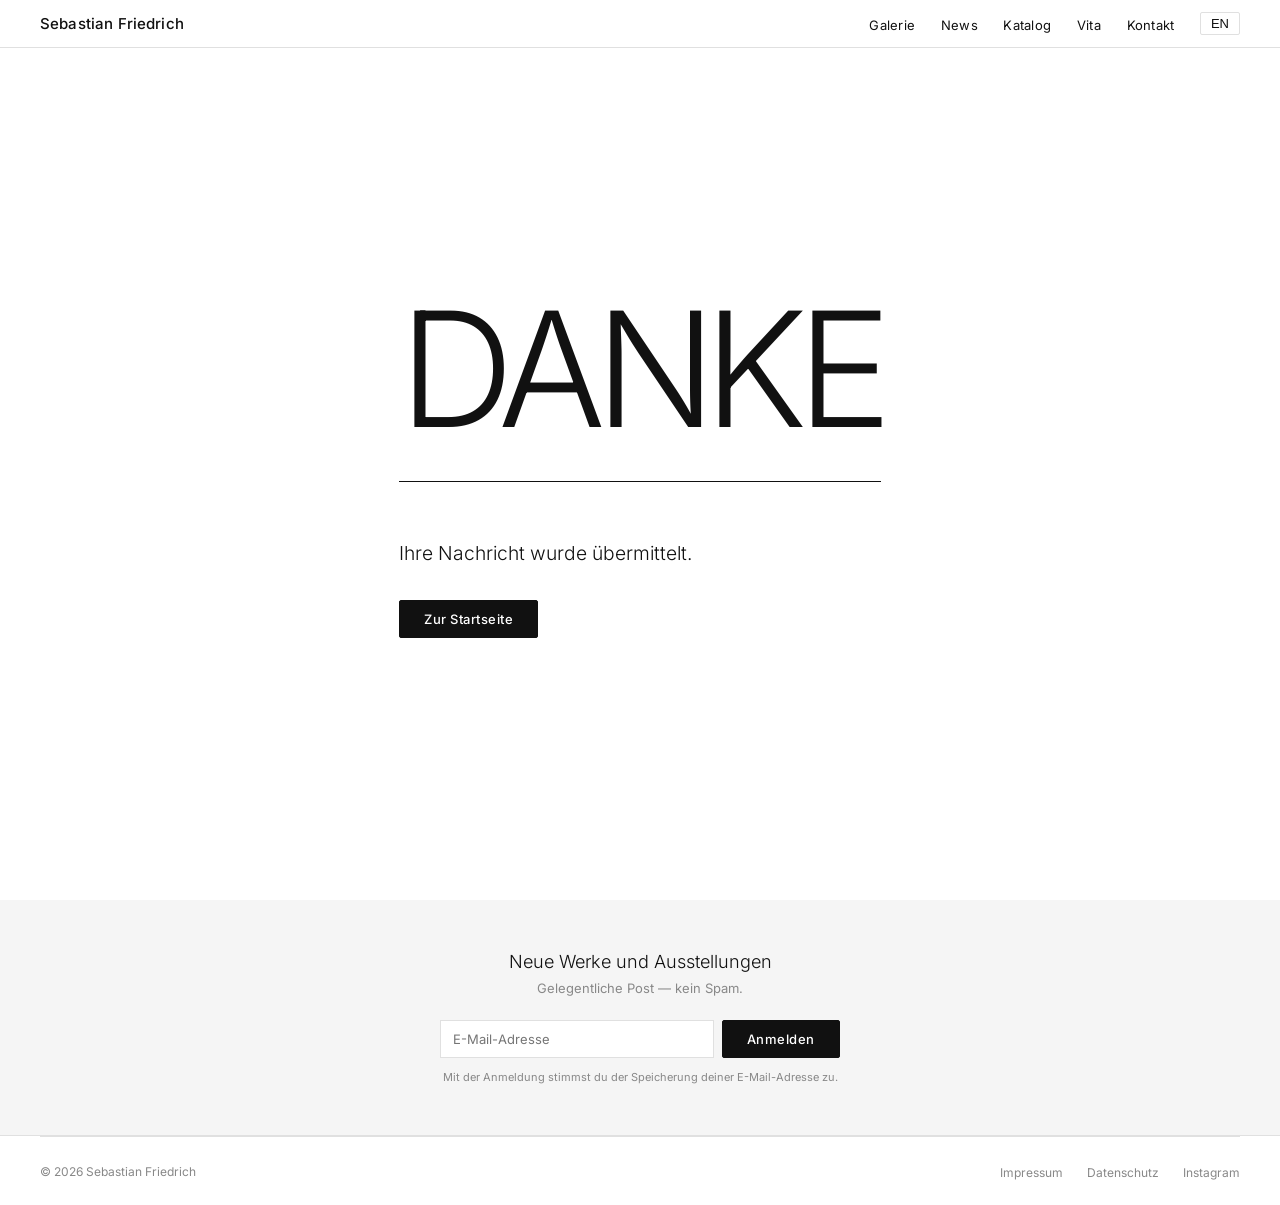
<file: danke.html>
<!DOCTYPE html>
<html lang="de">
<head>
  <meta charset="UTF-8">
  <meta name="viewport" content="width=device-width, initial-scale=1.0">
  <title>Danke – Sebastian Friedrich</title>
  <meta name="description" content="Danke für Ihre Nachricht an Sebastian Friedrich.">
  <link rel="icon" href="favicon.ico" sizes="any">
  <link rel="icon" type="image/svg+xml" href="favicon.svg">
  <link rel="apple-touch-icon" href="apple-touch-icon.png">
  <link rel="manifest" href="site.webmanifest">
  <meta name="theme-color" content="#ffffff">

  <link rel="stylesheet" href="sf-base.css?v=52">
  <style>
    .thanks-page {
      min-height: 100dvh;
      display: flex;
      align-items: center;
      padding: calc(var(--nav-h) + clamp(44px, 7vw, 96px)) clamp(16px, 3vw, 48px) clamp(64px, 8vw, 120px);
    }
    .thanks-inner {
      max-width: 900px;
      margin: 0 auto;
    }
    .thanks-title {
      font-size: clamp(4rem, 13vw, 10rem);
      font-weight: 300;
      letter-spacing: -0.07em;
      line-height: 0.9;
      text-transform: uppercase;
      margin-bottom: clamp(28px, 5vw, 56px);
      padding-bottom: clamp(24px, 4vw, 40px);
      border-bottom: 1px solid var(--black);
    }
    .thanks-text {
      max-width: 640px;
      font-size: clamp(1rem, 1.5vw, 1.25rem);
      font-weight: 300;
      line-height: 1.6;
      margin-bottom: 32px;
    }
  </style>
</head>
<body>
<main class="thanks-page">
  <div class="thanks-inner">
    <h1 class="thanks-title" data-i18n="thanks.titel">Danke</h1>
    <p class="thanks-text" data-i18n="thanks.text">Ihre Nachricht wurde übermittelt.</p>
    <a class="btn" href="index.html" data-i18n="thanks.home">Zur Startseite</a>
  </div>
</main>
<script src="sf-base.js?v=52"></script>
<script>
document.addEventListener('DOMContentLoaded', async () => {
  applyI18n();
  initNav(false);
  try {
    const res = await fetch('data.json');
    DATA = await res.json();
    renderFooter(DATA);
  } catch (e) {
    const yearEl = document.getElementById('footer-year');
    if (yearEl) yearEl.textContent = new Date().getFullYear();
  }
});
</script>
</body>
</html>
</file>
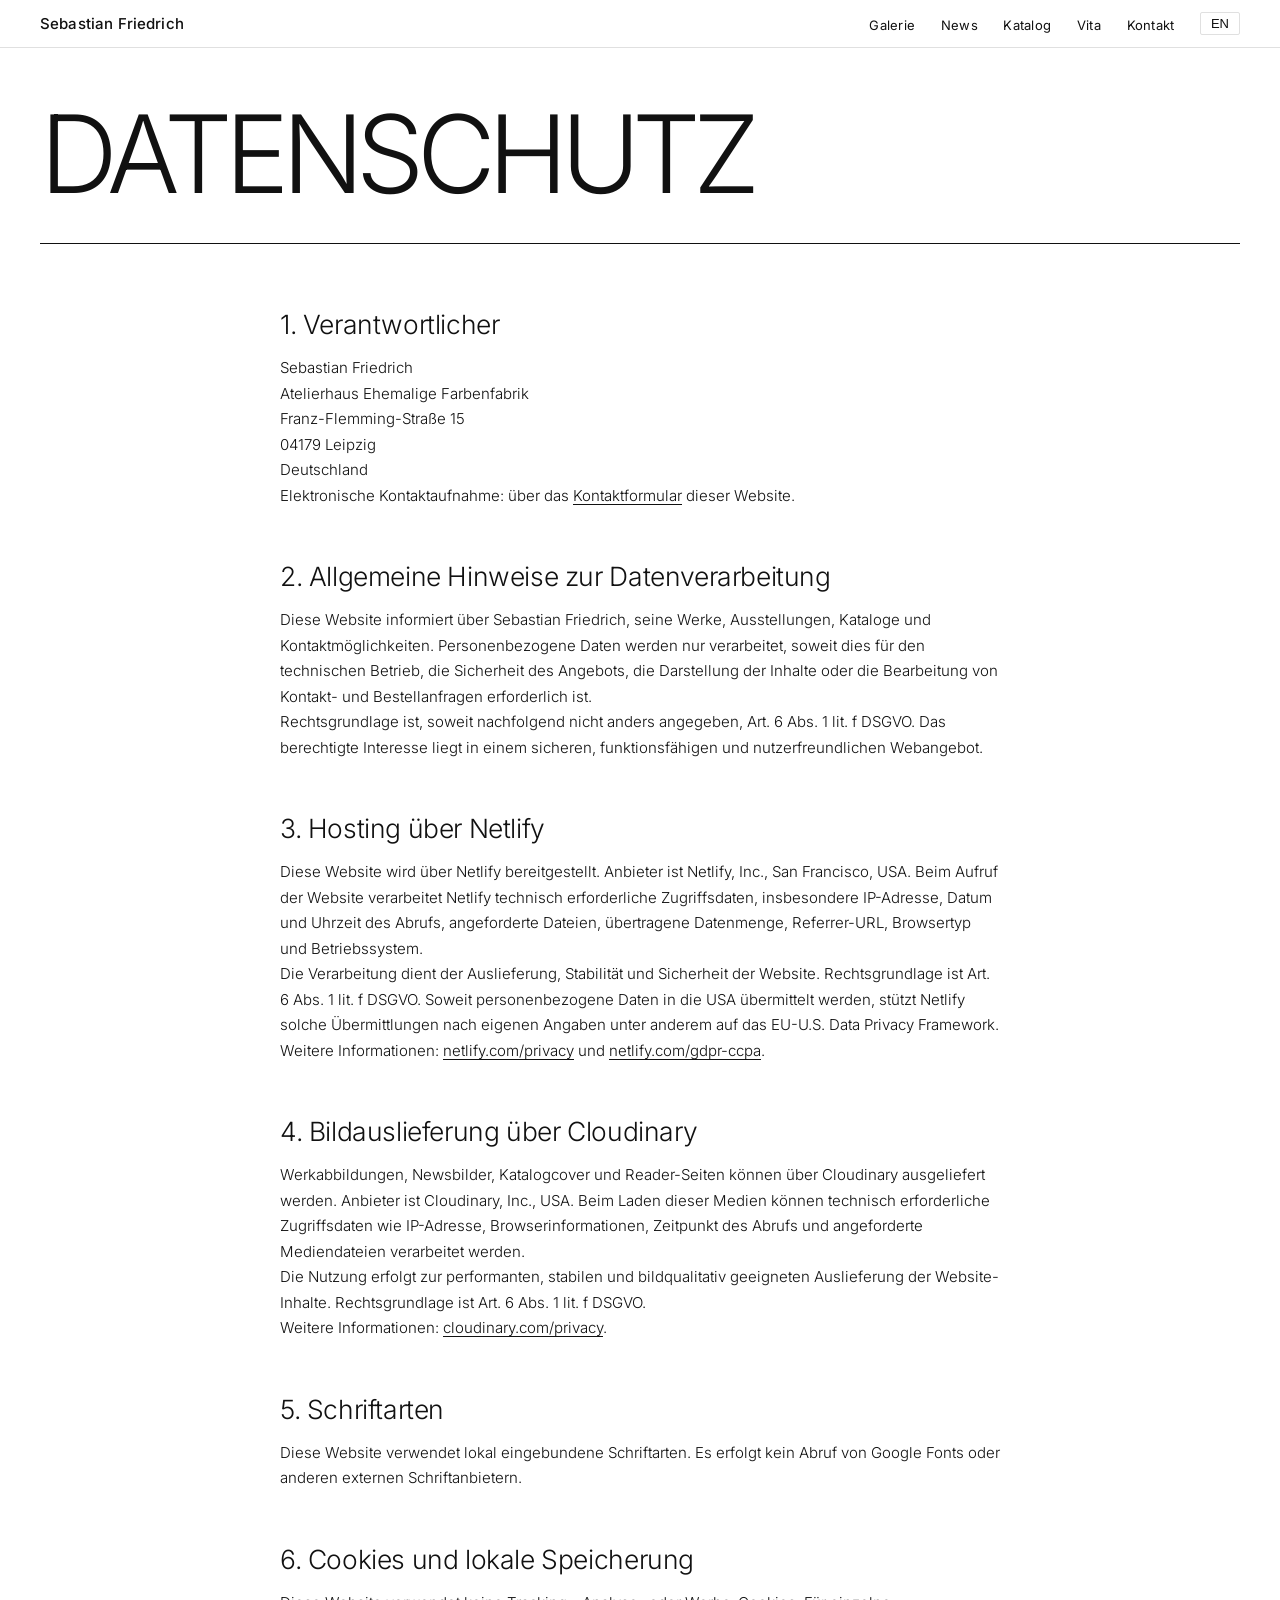
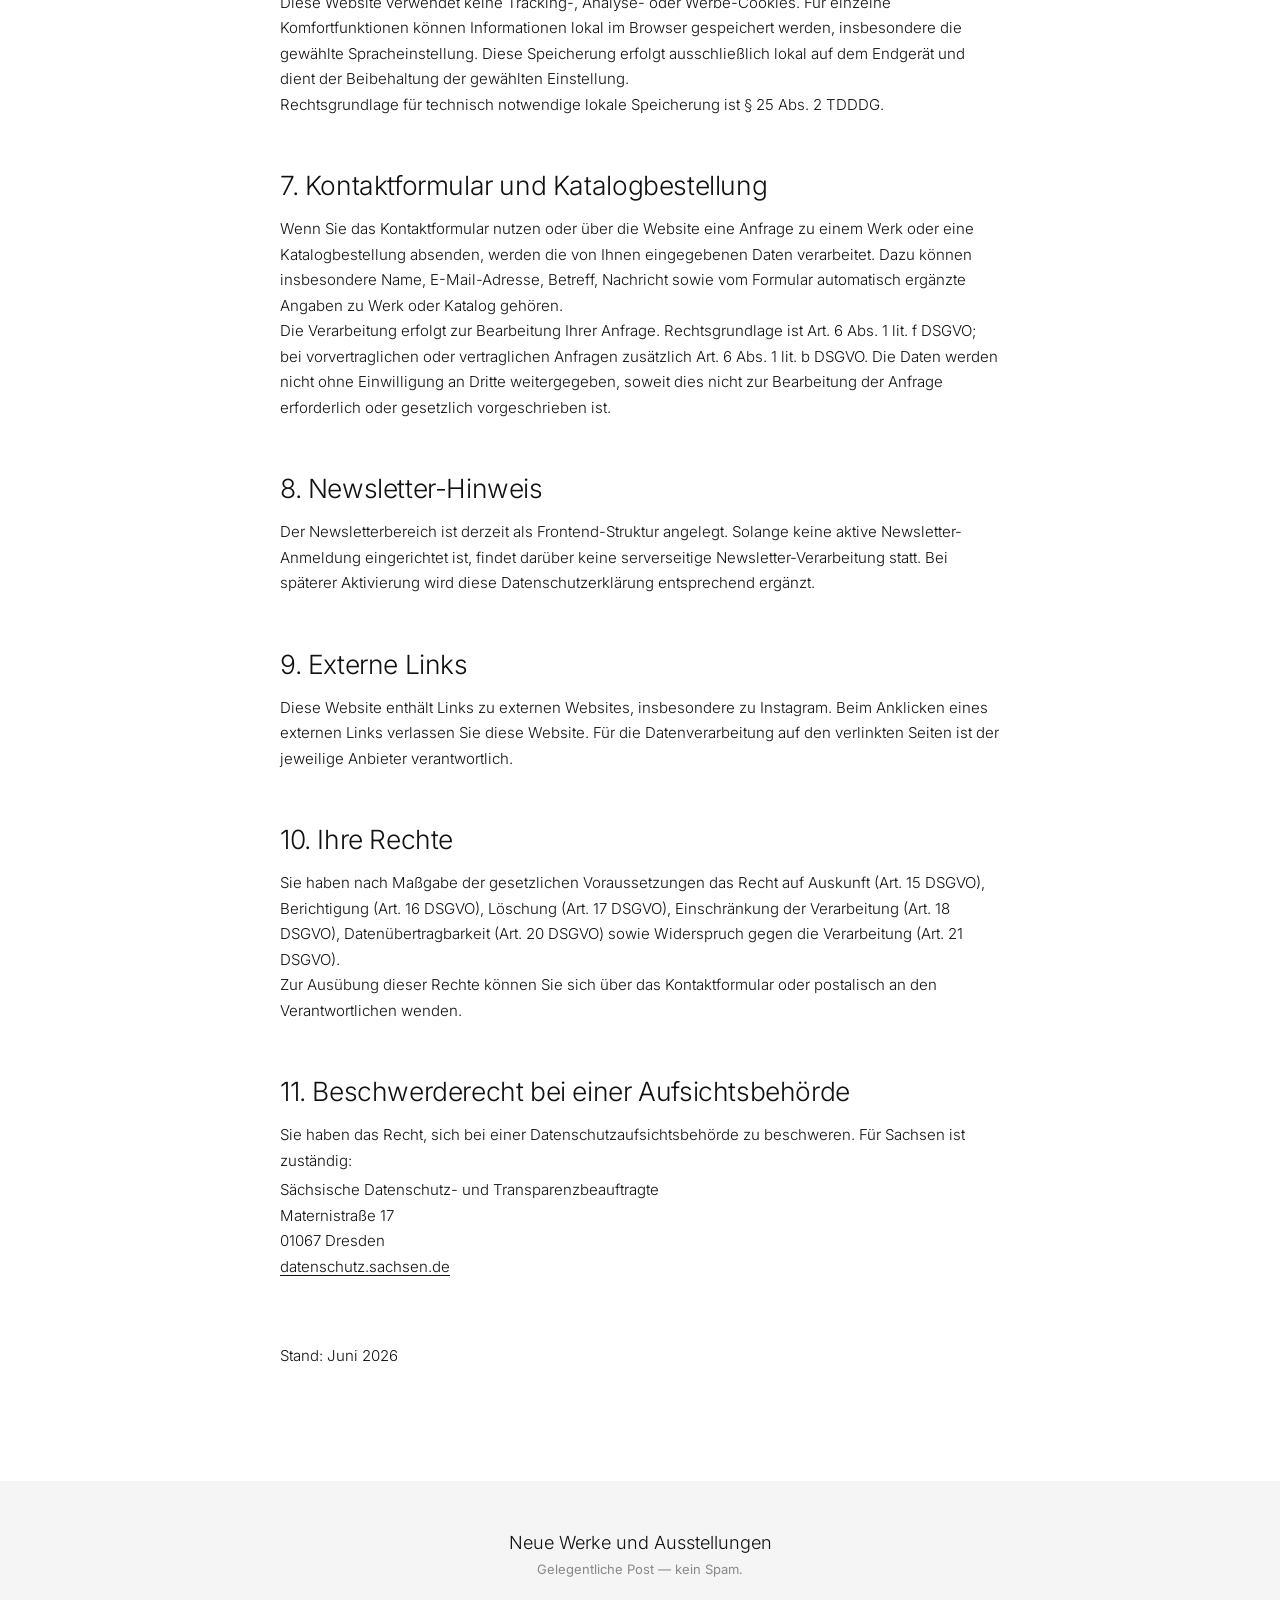
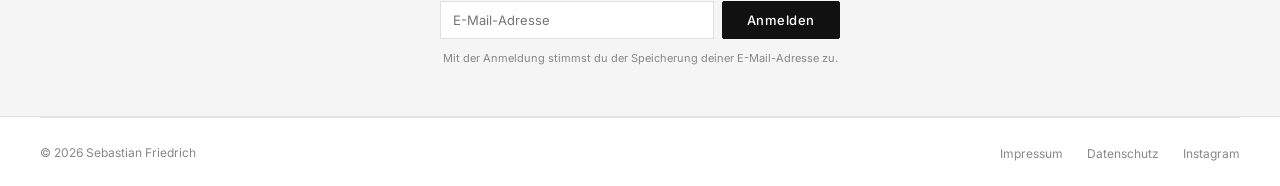
<file: datenschutz.html>
<!DOCTYPE html>
<html lang="de">
<head>
  <meta charset="UTF-8">
  <meta name="viewport" content="width=device-width, initial-scale=1.0">
  <title>Datenschutzerklärung – Sebastian Friedrich</title>
  <meta name="description" content="Datenschutzerklärung der Website von Sebastian Friedrich.">
  <link rel="icon" href="favicon.ico" sizes="any">
  <link rel="icon" type="image/svg+xml" href="favicon.svg">
  <link rel="apple-touch-icon" href="apple-touch-icon.png">
  <link rel="manifest" href="site.webmanifest">
  <meta name="theme-color" content="#ffffff">

  <link rel="stylesheet" href="sf-base.css?v=52">
  <style>
    .legal-content {
      width: var(--site-width);
      max-width: 720px;
      margin: var(--subpage-content-gap) auto 0;
      padding-bottom: clamp(64px, 9vw, 112px);
    }
    .legal-section {
      margin-bottom: clamp(34px, 5vw, 52px);
    }
    .legal-content h2 {
      font-size: clamp(1.25rem, 2.4vw, 1.65rem);
      font-weight: 300;
      line-height: 1.25;
      letter-spacing: -0.015em;
      margin-bottom: 14px;
    }
    .legal-content p,
    .legal-content li,
    .legal-address {
      font-size: 0.9375rem;
      font-weight: 300;
      line-height: 1.7;
      color: var(--black);
    }
    .legal-content ul {
      margin: 10px 0 0 1.1em;
    }
    .legal-content a {
      text-decoration: underline;
      text-underline-offset: 3px;
    }
    .legal-address {
      font-style: normal;
      margin-top: 4px;
    }
    .legal-updated {
      color: var(--gray-dark);
      font-size: 0.8125rem;
      margin-top: clamp(40px, 6vw, 64px);
    }
    @media (max-width: 760px) {
      .legal-content {
        width: auto;
        max-width: none;
        margin-top: var(--subpage-content-gap-mobile);
        padding-left: clamp(16px, 5vw, 24px);
        padding-right: clamp(16px, 5vw, 24px);
        padding-bottom: clamp(56px, 12vw, 96px);
      }
    }
  </style>
</head>
<body>

<!-- NAV -->

<!-- MOBILE OVERLAY -->


<main>
  <header class="page-header">
    <div class="page-header-inner">
      <h1 class="page-title">Datenschutz</h1>
    </div>
  </header>

  <div class="legal-content">
    <section class="legal-section">
      <h2>1. Verantwortlicher</h2>
      <address class="legal-address">
        Sebastian Friedrich<br>
        Atelierhaus Ehemalige Farbenfabrik<br>
        Franz-Flemming-Straße 15<br>
        04179 Leipzig<br>
        Deutschland
      </address>
      <p>Elektronische Kontaktaufnahme: über das <a href="kontakt.html">Kontaktformular</a> dieser Website.</p>
    </section>

    <section class="legal-section">
      <h2>2. Allgemeine Hinweise zur Datenverarbeitung</h2>
      <p>Diese Website informiert über Sebastian Friedrich, seine Werke, Ausstellungen, Kataloge und Kontaktmöglichkeiten. Personenbezogene Daten werden nur verarbeitet, soweit dies für den technischen Betrieb, die Sicherheit des Angebots, die Darstellung der Inhalte oder die Bearbeitung von Kontakt- und Bestellanfragen erforderlich ist.</p>
      <p>Rechtsgrundlage ist, soweit nachfolgend nicht anders angegeben, Art. 6 Abs. 1 lit. f DSGVO. Das berechtigte Interesse liegt in einem sicheren, funktionsfähigen und nutzerfreundlichen Webangebot.</p>
    </section>

    <section class="legal-section">
      <h2>3. Hosting über Netlify</h2>
      <p>Diese Website wird über Netlify bereitgestellt. Anbieter ist Netlify, Inc., San Francisco, USA. Beim Aufruf der Website verarbeitet Netlify technisch erforderliche Zugriffsdaten, insbesondere IP-Adresse, Datum und Uhrzeit des Abrufs, angeforderte Dateien, übertragene Datenmenge, Referrer-URL, Browsertyp und Betriebssystem.</p>
      <p>Die Verarbeitung dient der Auslieferung, Stabilität und Sicherheit der Website. Rechtsgrundlage ist Art. 6 Abs. 1 lit. f DSGVO. Soweit personenbezogene Daten in die USA übermittelt werden, stützt Netlify solche Übermittlungen nach eigenen Angaben unter anderem auf das EU-U.S. Data Privacy Framework.</p>
      <p>Weitere Informationen: <a href="https://www.netlify.com/privacy/" target="_blank" rel="noopener">netlify.com/privacy</a> und <a href="https://www.netlify.com/gdpr-ccpa/" target="_blank" rel="noopener">netlify.com/gdpr-ccpa</a>.</p>
    </section>

    <section class="legal-section">
      <h2>4. Bildauslieferung über Cloudinary</h2>
      <p>Werkabbildungen, Newsbilder, Katalogcover und Reader-Seiten können über Cloudinary ausgeliefert werden. Anbieter ist Cloudinary, Inc., USA. Beim Laden dieser Medien können technisch erforderliche Zugriffsdaten wie IP-Adresse, Browserinformationen, Zeitpunkt des Abrufs und angeforderte Mediendateien verarbeitet werden.</p>
      <p>Die Nutzung erfolgt zur performanten, stabilen und bildqualitativ geeigneten Auslieferung der Website-Inhalte. Rechtsgrundlage ist Art. 6 Abs. 1 lit. f DSGVO.</p>
      <p>Weitere Informationen: <a href="https://cloudinary.com/privacy" target="_blank" rel="noopener">cloudinary.com/privacy</a>.</p>
    </section>

    <section class="legal-section">
      <h2>5. Schriftarten</h2>
      <p>Diese Website verwendet lokal eingebundene Schriftarten. Es erfolgt kein Abruf von Google Fonts oder anderen externen Schriftanbietern.</p>
    </section>

    <section class="legal-section">
      <h2>6. Cookies und lokale Speicherung</h2>
      <p>Diese Website verwendet keine Tracking-, Analyse- oder Werbe-Cookies. Für einzelne Komfortfunktionen können Informationen lokal im Browser gespeichert werden, insbesondere die gewählte Spracheinstellung. Diese Speicherung erfolgt ausschließlich lokal auf dem Endgerät und dient der Beibehaltung der gewählten Einstellung.</p>
      <p>Rechtsgrundlage für technisch notwendige lokale Speicherung ist § 25 Abs. 2 TDDDG.</p>
    </section>

    <section class="legal-section">
      <h2>7. Kontaktformular und Katalogbestellung</h2>
      <p>Wenn Sie das Kontaktformular nutzen oder über die Website eine Anfrage zu einem Werk oder eine Katalogbestellung absenden, werden die von Ihnen eingegebenen Daten verarbeitet. Dazu können insbesondere Name, E-Mail-Adresse, Betreff, Nachricht sowie vom Formular automatisch ergänzte Angaben zu Werk oder Katalog gehören.</p>
      <p>Die Verarbeitung erfolgt zur Bearbeitung Ihrer Anfrage. Rechtsgrundlage ist Art. 6 Abs. 1 lit. f DSGVO; bei vorvertraglichen oder vertraglichen Anfragen zusätzlich Art. 6 Abs. 1 lit. b DSGVO. Die Daten werden nicht ohne Einwilligung an Dritte weitergegeben, soweit dies nicht zur Bearbeitung der Anfrage erforderlich oder gesetzlich vorgeschrieben ist.</p>
    </section>

    <section class="legal-section">
      <h2>8. Newsletter-Hinweis</h2>
      <p>Der Newsletterbereich ist derzeit als Frontend-Struktur angelegt. Solange keine aktive Newsletter-Anmeldung eingerichtet ist, findet darüber keine serverseitige Newsletter-Verarbeitung statt. Bei späterer Aktivierung wird diese Datenschutzerklärung entsprechend ergänzt.</p>
    </section>

    <section class="legal-section">
      <h2>9. Externe Links</h2>
      <p>Diese Website enthält Links zu externen Websites, insbesondere zu Instagram. Beim Anklicken eines externen Links verlassen Sie diese Website. Für die Datenverarbeitung auf den verlinkten Seiten ist der jeweilige Anbieter verantwortlich.</p>
    </section>

    <section class="legal-section">
      <h2>10. Ihre Rechte</h2>
      <p>Sie haben nach Maßgabe der gesetzlichen Voraussetzungen das Recht auf Auskunft (Art. 15 DSGVO), Berichtigung (Art. 16 DSGVO), Löschung (Art. 17 DSGVO), Einschränkung der Verarbeitung (Art. 18 DSGVO), Datenübertragbarkeit (Art. 20 DSGVO) sowie Widerspruch gegen die Verarbeitung (Art. 21 DSGVO).</p>
      <p>Zur Ausübung dieser Rechte können Sie sich über das Kontaktformular oder postalisch an den Verantwortlichen wenden.</p>
    </section>

    <section class="legal-section">
      <h2>11. Beschwerderecht bei einer Aufsichtsbehörde</h2>
      <p>Sie haben das Recht, sich bei einer Datenschutzaufsichtsbehörde zu beschweren. Für Sachsen ist zuständig:</p>
      <address class="legal-address">
        Sächsische Datenschutz- und Transparenzbeauftragte<br>
        Maternistraße 17<br>
        01067 Dresden
      </address>
      <p><a href="https://www.datenschutz.sachsen.de/" target="_blank" rel="noopener">datenschutz.sachsen.de</a></p>
    </section>

    <p class="legal-updated">Stand: Juni 2026</p>

  </div>
</main>


<script src="sf-base.js?v=52"></script>
<script>
document.addEventListener('DOMContentLoaded', async () => {
  applyI18n();
  initNav(false);
  try {
    const res = await fetch('data.json');
    DATA = await res.json();
    renderFooter(DATA);
  } catch (e) {
    const yearEl = document.getElementById('footer-year');
    if (yearEl) yearEl.textContent = new Date().getFullYear();
  }
});
</script>
</body>
</html>
</file>
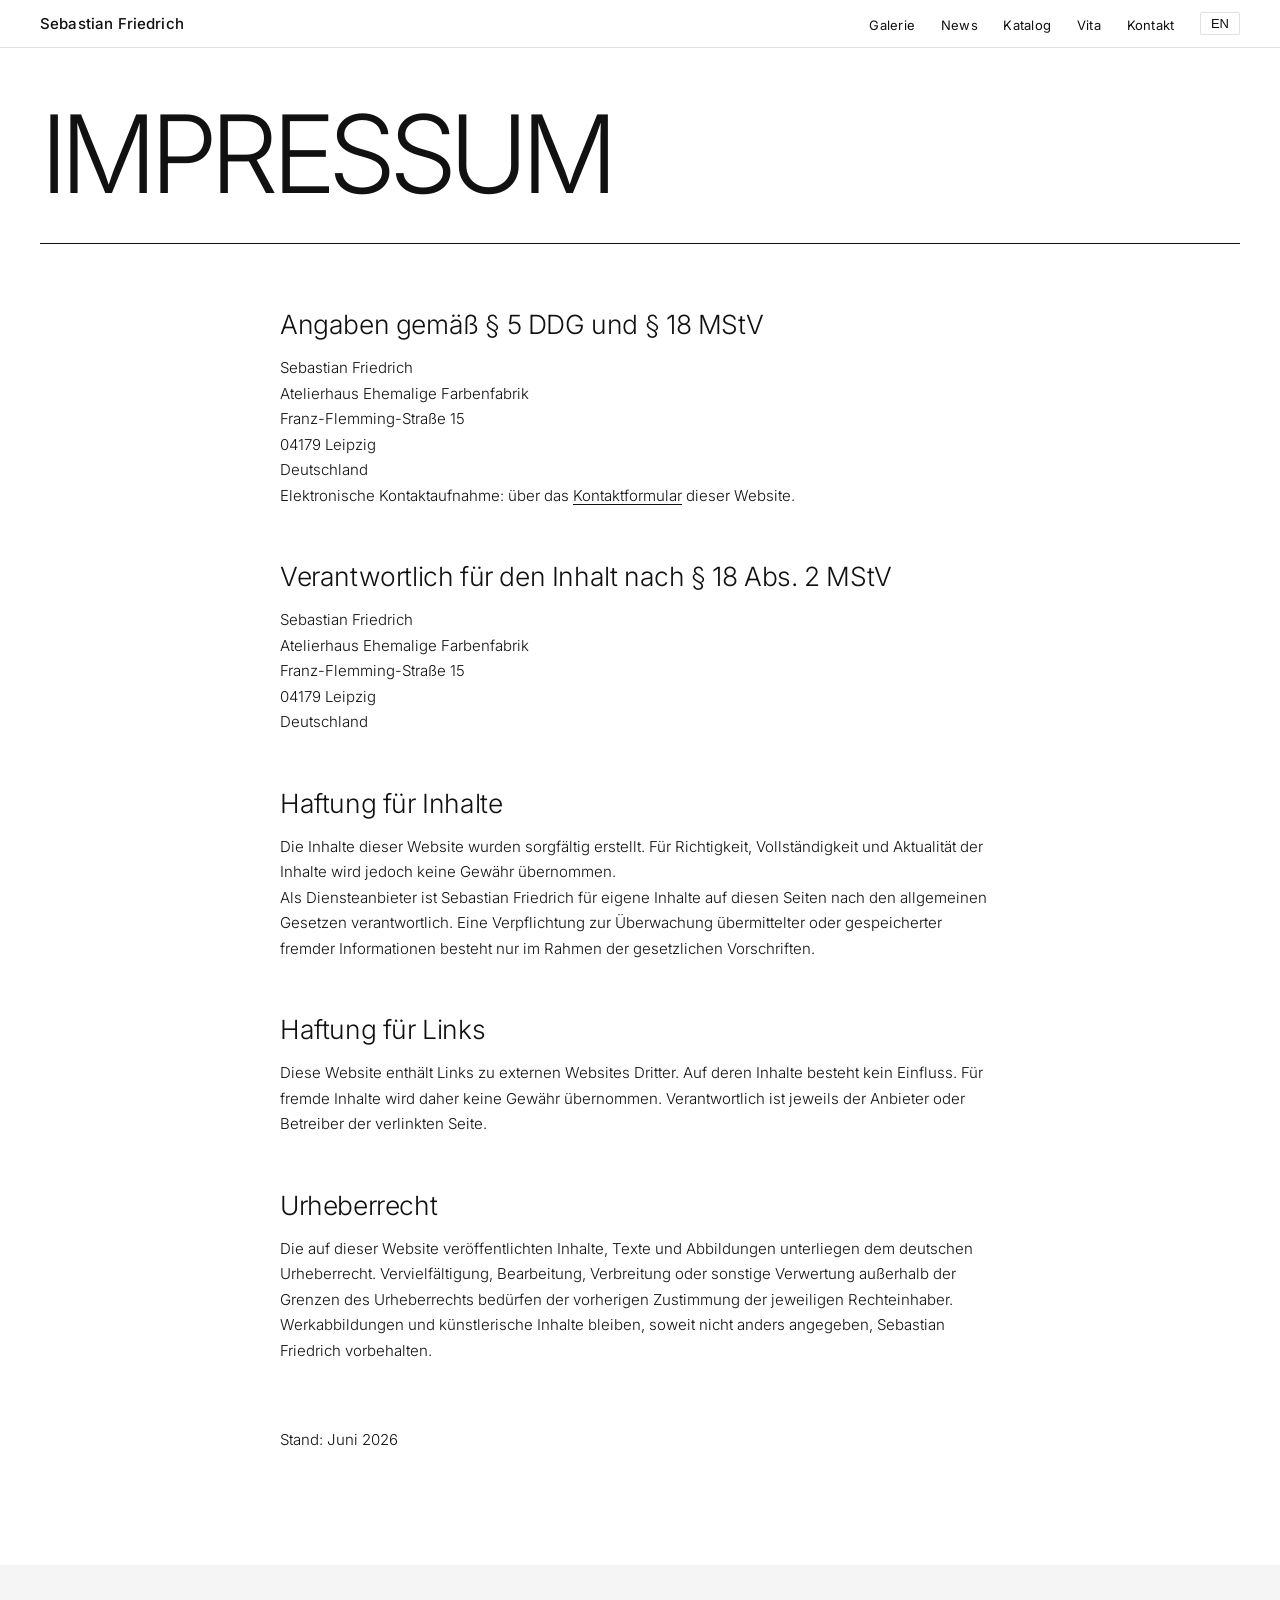
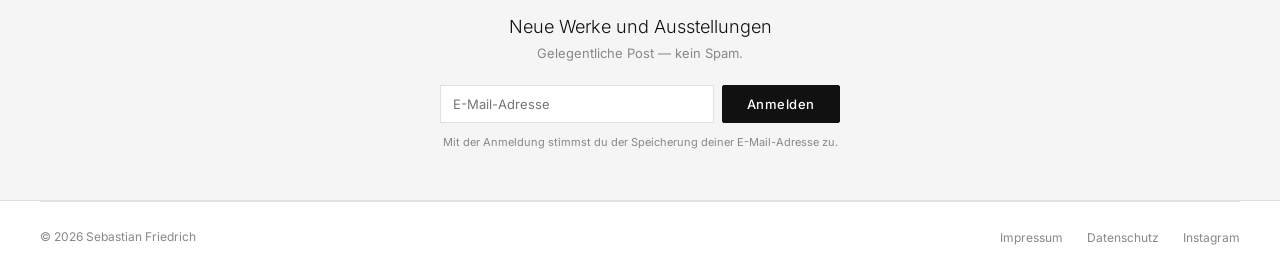
<file: impressum.html>
<!DOCTYPE html>
<html lang="de">
<head>
  <meta charset="UTF-8">
  <meta name="viewport" content="width=device-width, initial-scale=1.0">
  <title>Impressum – Sebastian Friedrich</title>
  <meta name="description" content="Impressum der Website von Sebastian Friedrich.">
  <link rel="icon" href="favicon.ico" sizes="any">
  <link rel="icon" type="image/svg+xml" href="favicon.svg">
  <link rel="apple-touch-icon" href="apple-touch-icon.png">
  <link rel="manifest" href="site.webmanifest">
  <meta name="theme-color" content="#ffffff">

  <link rel="stylesheet" href="sf-base.css?v=52">
  <style>
    .legal-content {
      width: var(--site-width);
      max-width: 720px;
      margin: var(--subpage-content-gap) auto 0;
      padding-bottom: clamp(64px, 9vw, 112px);
    }
    .legal-section {
      margin-bottom: clamp(34px, 5vw, 52px);
    }
    .legal-content h2 {
      font-size: clamp(1.25rem, 2.4vw, 1.65rem);
      font-weight: 300;
      line-height: 1.25;
      letter-spacing: -0.015em;
      margin-bottom: 14px;
    }
    .legal-content p,
    .legal-content li,
    .legal-address {
      font-size: 0.9375rem;
      font-weight: 300;
      line-height: 1.7;
      color: var(--black);
    }
    .legal-content ul {
      margin: 10px 0 0 1.1em;
    }
    .legal-content a {
      text-decoration: underline;
      text-underline-offset: 3px;
    }
    .legal-address {
      font-style: normal;
      margin-top: 4px;
    }
    .legal-updated {
      color: var(--gray-dark);
      font-size: 0.8125rem;
      margin-top: clamp(40px, 6vw, 64px);
    }
    @media (max-width: 760px) {
      .legal-content {
        width: auto;
        max-width: none;
        margin-top: var(--subpage-content-gap-mobile);
        padding-left: clamp(16px, 5vw, 24px);
        padding-right: clamp(16px, 5vw, 24px);
        padding-bottom: clamp(56px, 12vw, 96px);
      }
    }
  </style>
</head>
<body>

<!-- NAV -->

<!-- MOBILE OVERLAY -->


<main>
  <header class="page-header">
    <div class="page-header-inner">
      <h1 class="page-title">Impressum</h1>
    </div>
  </header>

  <div class="legal-content">
    <section class="legal-section">
      <h2>Angaben gemäß § 5 DDG und § 18 MStV</h2>
      <address class="legal-address">
        Sebastian Friedrich<br>
        Atelierhaus Ehemalige Farbenfabrik<br>
        Franz-Flemming-Straße 15<br>
        04179 Leipzig<br>
        Deutschland
      </address>
      <p>Elektronische Kontaktaufnahme: über das <a href="kontakt.html">Kontaktformular</a> dieser Website.</p>
    </section>

    <section class="legal-section">
      <h2>Verantwortlich für den Inhalt nach § 18 Abs. 2 MStV</h2>
      <address class="legal-address">
        Sebastian Friedrich<br>
        Atelierhaus Ehemalige Farbenfabrik<br>
        Franz-Flemming-Straße 15<br>
        04179 Leipzig<br>
        Deutschland
      </address>
    </section>

    <section class="legal-section">
      <h2>Haftung für Inhalte</h2>
      <p>Die Inhalte dieser Website wurden sorgfältig erstellt. Für Richtigkeit, Vollständigkeit und Aktualität der Inhalte wird jedoch keine Gewähr übernommen.</p>
      <p>Als Diensteanbieter ist Sebastian Friedrich für eigene Inhalte auf diesen Seiten nach den allgemeinen Gesetzen verantwortlich. Eine Verpflichtung zur Überwachung übermittelter oder gespeicherter fremder Informationen besteht nur im Rahmen der gesetzlichen Vorschriften.</p>
    </section>

    <section class="legal-section">
      <h2>Haftung für Links</h2>
      <p>Diese Website enthält Links zu externen Websites Dritter. Auf deren Inhalte besteht kein Einfluss. Für fremde Inhalte wird daher keine Gewähr übernommen. Verantwortlich ist jeweils der Anbieter oder Betreiber der verlinkten Seite.</p>
    </section>

    <section class="legal-section">
      <h2>Urheberrecht</h2>
      <p>Die auf dieser Website veröffentlichten Inhalte, Texte und Abbildungen unterliegen dem deutschen Urheberrecht. Vervielfältigung, Bearbeitung, Verbreitung oder sonstige Verwertung außerhalb der Grenzen des Urheberrechts bedürfen der vorherigen Zustimmung der jeweiligen Rechteinhaber.</p>
      <p>Werkabbildungen und künstlerische Inhalte bleiben, soweit nicht anders angegeben, Sebastian Friedrich vorbehalten.</p>
    </section>

    <p class="legal-updated">Stand: Juni 2026</p>

  </div>
</main>


<script src="sf-base.js?v=52"></script>
<script>
document.addEventListener('DOMContentLoaded', async () => {
  applyI18n();
  initNav(false);
  try {
    const res = await fetch('data.json');
    DATA = await res.json();
    renderFooter(DATA);
  } catch (e) {
    const yearEl = document.getElementById('footer-year');
    if (yearEl) yearEl.textContent = new Date().getFullYear();
  }
});
</script>
</body>
</html>
</file>
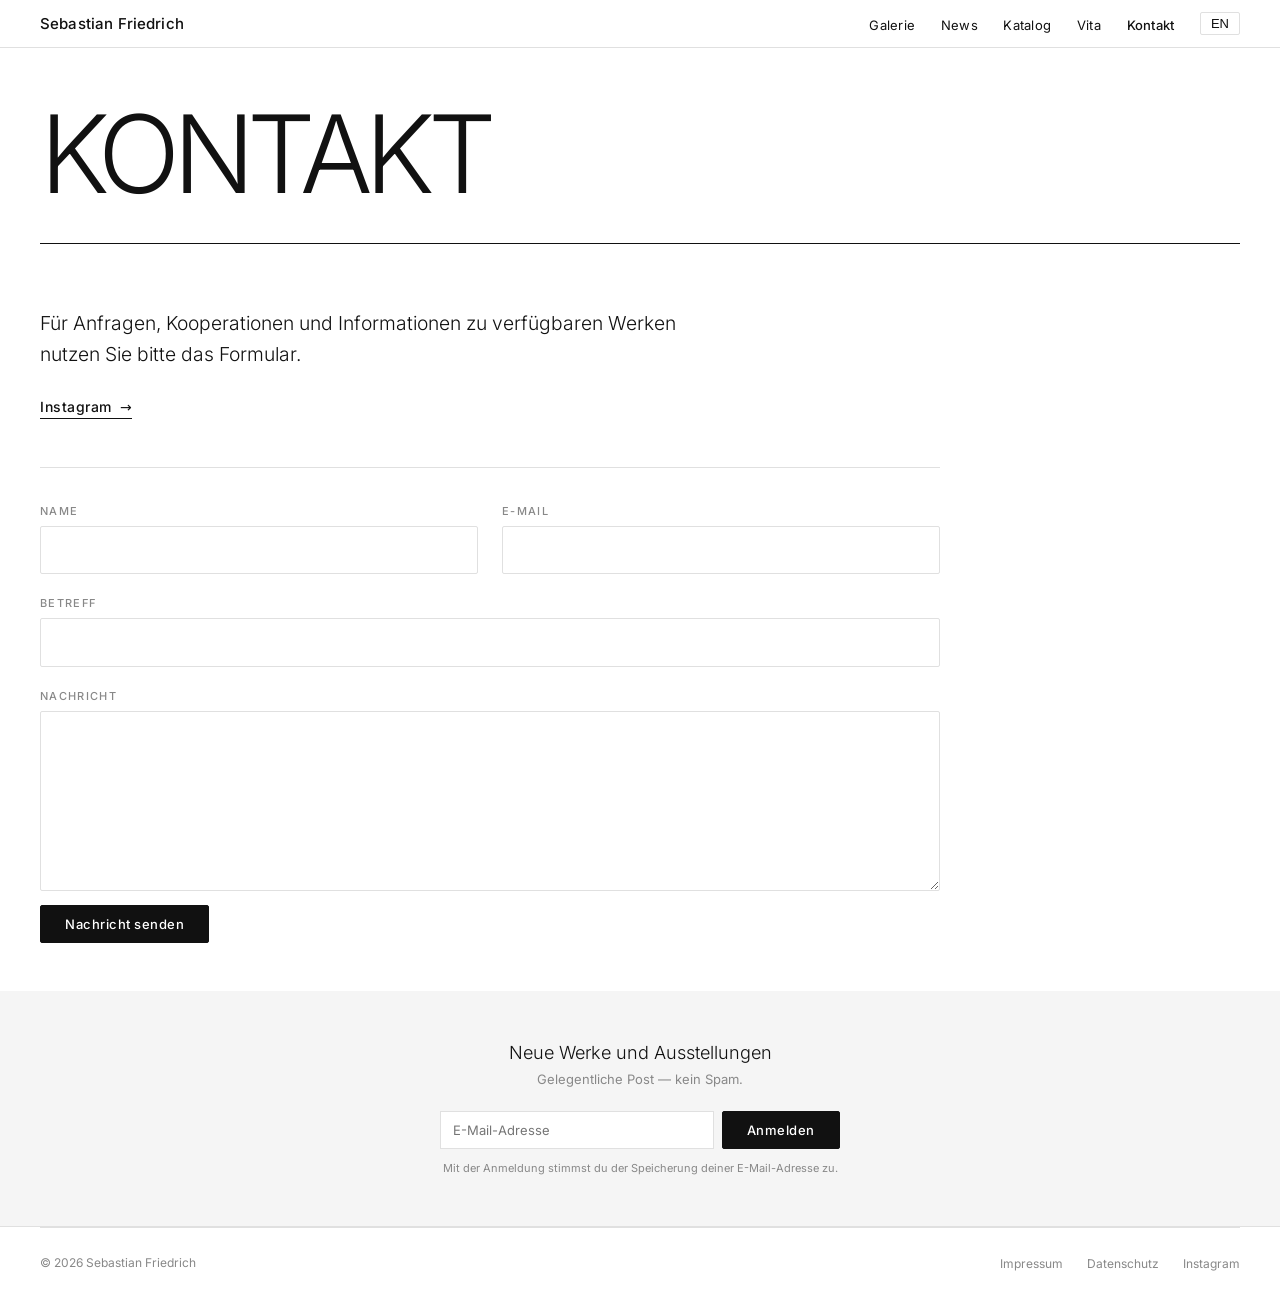
<file: kontakt.html>
<!DOCTYPE html>
<html lang="de">
<head>
  <meta charset="UTF-8">
  <meta name="viewport" content="width=device-width, initial-scale=1.0">
  <title>Kontakt – Sebastian Friedrich</title>
  <meta name="description" content="Kontakt zu Sebastian Friedrich. Anfragen zu Werken, Ausstellungen und Kooperationen.">
  <link rel="icon" href="favicon.ico" sizes="any">
  <link rel="icon" type="image/svg+xml" href="favicon.svg">
  <link rel="apple-touch-icon" href="apple-touch-icon.png">
  <link rel="manifest" href="site.webmanifest">
  <meta name="theme-color" content="#ffffff">

  <link rel="stylesheet" href="sf-base.css?v=52">
  <style>
    /* Unterseitenkopf zentral in sf-base.css. */
    .kontakt-intro {
      max-width: 660px;
      font-size: clamp(1rem, 1.5vw, 1.25rem);
      font-weight: 300;
      line-height: 1.6;
      margin-bottom: 28px;
    }
    .kontakt-social {
      display: flex;
      gap: 20px;
      flex-wrap: wrap;
      margin-bottom: clamp(32px, 5vw, 48px);
    }
    .kontakt-form-wrap {
      max-width: 900px;
      border-top: 1px solid var(--gray-mid);
      padding-top: clamp(24px, 3vw, 36px);
      padding-bottom: clamp(28px, 5vw, 48px);
    }
    @media (max-width: 640px) {
      .kontakt-inner { width: auto; max-width: none; padding-left: clamp(16px, 5vw, 24px); padding-right: clamp(16px, 5vw, 24px); }
    }
  </style>
</head>
<body>

<!-- NAV -->

<!-- MOBILE OVERLAY -->

<main class="kontakt-page">
  <div class="kontakt-inner">
    <h1 class="kontakt-title" data-i18n="contact.titel">Kontakt</h1>
    <p class="kontakt-intro" data-i18n="contact.intro">
      Für Anfragen, Kooperationen und Informationen zu verfügbaren Werken nutzen Sie bitte das Formular.
    </p>
    <div class="kontakt-social">
      <a class="contact-link" id="kontakt-instagram" href="https://www.instagram.com/sebastiano_friedrich/" target="_blank" rel="noopener" data-i18n="contact.instagram">Instagram</a>
    </div>
    <div class="kontakt-form-wrap">
      <form class="contact-form" id="contact-page-form" name="kontakt" method="POST" action="/danke.html" data-netlify="true" novalidate>
        <input type="hidden" name="form-name" value="kontakt">
        <input type="hidden" name="work_id" value="">
        <input type="hidden" name="work_title" value="">
        <input type="hidden" name="work_year" value="">
        <input type="hidden" name="page" value="">
        <div class="contact-form-grid">
          <label class="contact-field">
            <span class="contact-label" data-i18n="contact.name">Name</span>
            <input class="contact-input" type="text" name="name" autocomplete="name" required>
          </label>
          <label class="contact-field">
            <span class="contact-label" data-i18n="contact.email">E-Mail</span>
            <input class="contact-input" type="email" name="email" autocomplete="email" required>
          </label>
          <label class="contact-field contact-field-full">
            <span class="contact-label" data-i18n="contact.subject">Betreff</span>
            <input class="contact-input" type="text" name="subject" required>
          </label>
          <label class="contact-field contact-field-full contact-field-message">
            <span class="contact-label" data-i18n="contact.message">Nachricht</span>
            <textarea class="contact-textarea" name="message" required></textarea>
          </label>
        </div>
        <div class="contact-form-actions">
          <button class="btn" type="submit" data-i18n="contact.send">Nachricht senden</button>
          <span class="contact-status" data-contact-status aria-live="polite"></span>
        </div>
      </form>
    </div>
  </div>
</main>


<script src="sf-base.js?v=52"></script>
<script>
async function init() {
  applyI18n();
  initNav(false);
  const params = new URLSearchParams(location.search);
  const werkId = params.get('werk');
  try {
    const res = await fetch('data.json');
    DATA = await res.json();
    renderFooter(DATA);
    const insta = DATA?.meta?.kontakt?.instagram;
    if (insta) {
      document.getElementById('kontakt-instagram').href = insta;
    }
    initContactPageForm('contact-page-form', werkId);
  } catch(e) {
    console.error('data.json konnte nicht geladen werden:', e);
    initContactPageForm('contact-page-form', werkId);
  }
}

function onLangChange() {
  const params = new URLSearchParams(location.search);
  initContactPageForm('contact-page-form', params.get('werk'));
}

document.addEventListener('DOMContentLoaded', init);
</script>
</body>
</html>
</file>
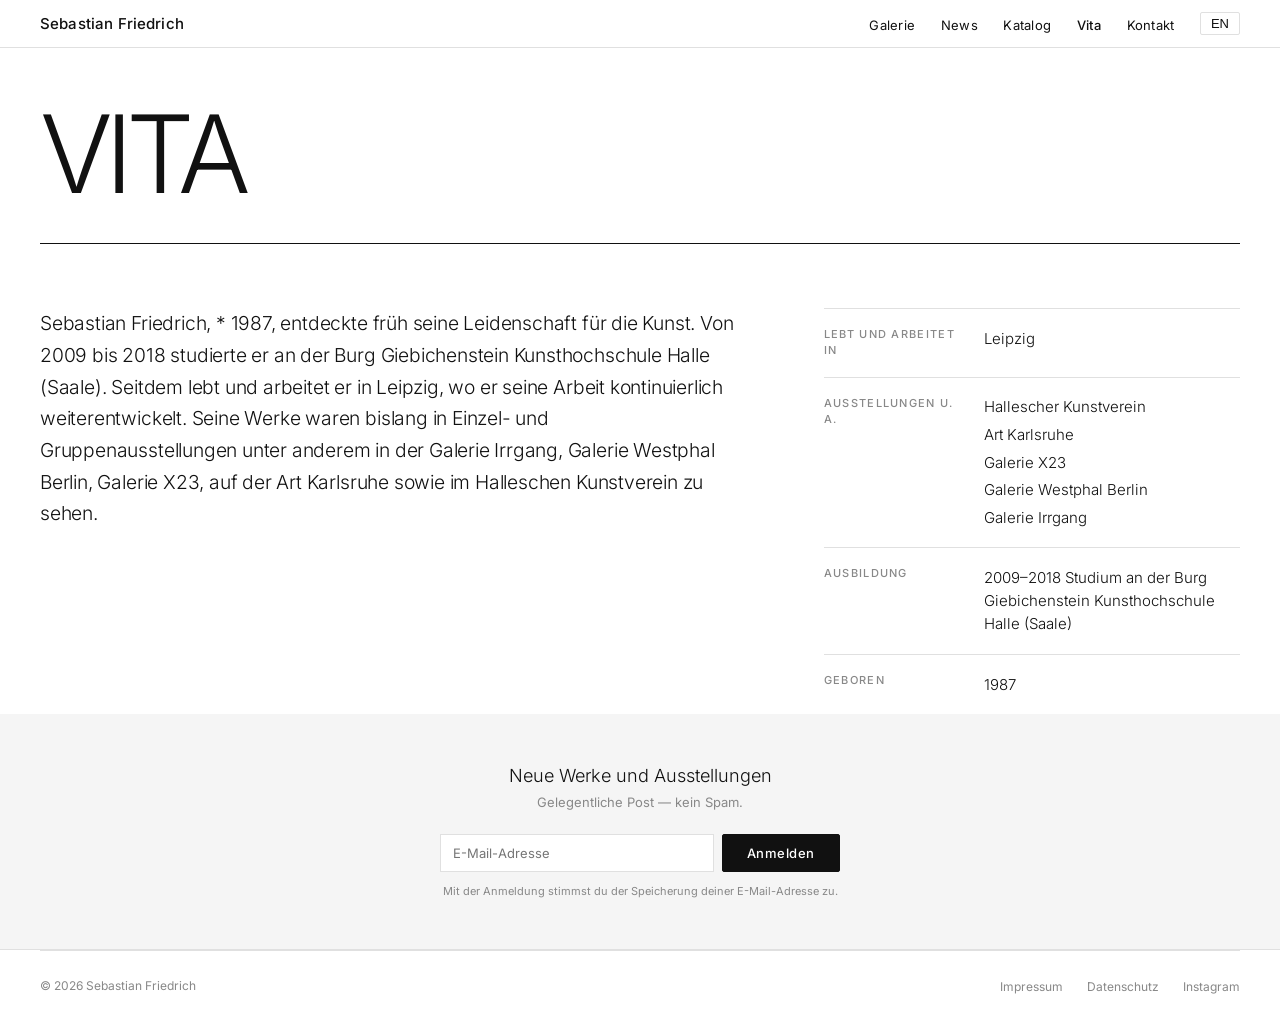
<file: vita.html>
<!DOCTYPE html>
<html lang="de">
<head>
  <meta charset="UTF-8">
  <meta name="viewport" content="width=device-width, initial-scale=1.0">
  <title>Vita – Sebastian Friedrich</title>
  <meta name="description" content="Vita von Sebastian Friedrich: Maler, geboren 1987, Studium an der Burg Giebichenstein Kunsthochschule Halle, lebt und arbeitet in Leipzig.">
  <link rel="icon" href="favicon.ico" sizes="any">
  <link rel="icon" type="image/svg+xml" href="favicon.svg">
  <link rel="apple-touch-icon" href="apple-touch-icon.png">
  <link rel="manifest" href="site.webmanifest">
  <meta name="theme-color" content="#ffffff">

  <link rel="stylesheet" href="sf-base.css?v=52">
  <style>
    /* Unterseitenkopf zentral in sf-base.css. */
    .vita-grid {
      display: grid;
      grid-template-columns: minmax(0, 1.25fr) minmax(280px, 0.75fr);
      gap: clamp(40px, 7vw, 96px);
      align-items: start;
    }
    .vita-text {
      max-width: 900px;
      font-size: clamp(1.05rem, 1.5vw, 1.35rem);
      font-weight: 300;
      line-height: 1.65;
      letter-spacing: -0.01em;
    }
    .vita-facts {
      border-top: 1px solid var(--gray-mid);
    }
    .vita-fact {
      display: grid;
      grid-template-columns: minmax(110px, 0.55fr) minmax(0, 1fr);
      gap: 20px;
      padding: 18px 0;
      border-bottom: 1px solid var(--gray-mid);
    }
    .vita-fact:last-child { border-bottom: none; }
    .vita-fact dt {
      font-size: 0.6875rem;
      font-weight: 500;
      letter-spacing: 0.12em;
      text-transform: uppercase;
      color: var(--gray-dark);
      line-height: 1.45;
    }
    .vita-fact dd {
      font-size: 0.9375rem;
      font-weight: 300;
      line-height: 1.55;
    }
    .vita-list {
      list-style: none;
      display: flex;
      flex-direction: column;
      gap: 6px;
    }
    .vita-list li { line-height: 1.45; }

    @media (max-width: 820px) {

      .vita-inner { width: auto; max-width: none; padding-left: clamp(16px, 5vw, 24px); padding-right: clamp(16px, 5vw, 24px); }
      .vita-grid { grid-template-columns: 1fr; }
      .vita-fact { grid-template-columns: 1fr; gap: 6px; }
    }
  </style>
</head>
<body>

<!-- NAV -->

<!-- MOBILE OVERLAY -->

<main class="vita-page">
  <div class="vita-inner">
    <h1 class="vita-title" data-i18n="vita.titel">Vita</h1>
    <div class="vita-grid">
      <section>
        <p class="vita-text" id="vita-text">
          Sebastian Friedrich, * 1987, entdeckte früh seine Leidenschaft für die Kunst. Von 2009 bis 2018 studierte er an der Burg Giebichenstein Kunsthochschule Halle (Saale). Seitdem lebt und arbeitet er in Leipzig, wo er seine Arbeit kontinuierlich weiterentwickelt. Seine Werke waren bislang in Einzel- und Gruppenausstellungen unter anderem in der Galerie Irrgang, Galerie Westphal Berlin, Galerie X23, auf der Art Karlsruhe sowie im Halleschen Kunstverein zu sehen.
        </p>
      </section>

      <aside aria-label="Kurzvita">
        <dl class="vita-facts">
          <div class="vita-fact">
            <dt data-i18n="vita.ort">Lebt und arbeitet in</dt>
            <dd id="vita-place">Leipzig</dd>
          </div>
          <div class="vita-fact">
            <dt data-i18n="vita.ausstellungen">Ausstellungen u. a.</dt>
            <dd>
              <ul class="vita-list" id="vita-exhibitions">
                <li>Hallescher Kunstverein</li>
                <li>Art Karlsruhe</li>
                <li>Galerie X23</li>
                <li>Galerie Westphal Berlin</li>
                <li>Galerie Irrgang</li>
              </ul>
            </dd>
          </div>
          <div class="vita-fact">
            <dt data-i18n="vita.ausbildung">Ausbildung</dt>
            <dd id="vita-education">2009–2018 Studium an der Burg Giebichenstein Kunsthochschule Halle (Saale)</dd>
          </div>
          <div class="vita-fact">
            <dt data-i18n="vita.geboren">Geboren</dt>
            <dd id="vita-born">1987</dd>
          </div>
        </dl>
      </aside>
    </div>
  </div>
</main>


<script src="sf-base.js?v=52"></script>
<script>
function renderVita() {
  const vita = DATA?.meta?.vita || {};
  const isEn = LANG === 'en';
  const text = isEn ? (vita.text_en || vita.text) : vita.text;
  const education = isEn ? (vita.ausbildung_en || vita.ausbildung) : vita.ausbildung;
  const place = isEn ? (vita.lebt_arbeitet_en || vita.lebt_arbeitet) : vita.lebt_arbeitet;
  const exhibitions = isEn ? (vita.ausstellungen_en || vita.ausstellungen) : vita.ausstellungen;

  const textEl = document.getElementById('vita-text');
  const bornEl = document.getElementById('vita-born');
  const placeEl = document.getElementById('vita-place');
  const educationEl = document.getElementById('vita-education');
  const exhibitionEl = document.getElementById('vita-exhibitions');

  if (textEl && text) textEl.textContent = text;
  if (bornEl && vita.geboren) bornEl.textContent = vita.geboren;
  if (placeEl && place) placeEl.textContent = place;
  if (educationEl && education) educationEl.textContent = education;
  if (exhibitionEl && Array.isArray(exhibitions)) {
    exhibitionEl.innerHTML = exhibitions.map(item => `<li>${item}</li>`).join('');
  }
}

async function init() {
  applyI18n();
  initNav(false);
  try {
    const res = await fetch('data.json');
    DATA = await res.json();
    renderFooter(DATA);
    renderVita();
  } catch(e) {
    console.error('data.json konnte nicht geladen werden:', e);
    renderFooter(DATA);
  }
}

function onLangChange() {
  renderVita();
}

document.addEventListener('DOMContentLoaded', init);
</script>
</body>
</html>
</file>
<file: sf-base.css>
/* ═══════════════════════════════════════════════════════════
   sf-base.css — Sebastian Friedrich Website
   Konsolidierte Fassung, Juni 2026
═══════════════════════════════════════════════════════════ */


/* ── 1. FONTS ───────────────────────────────────────────── */
@font-face {
  font-family: 'Inter';
  src: url('fonts/webfonts/inter-latin-300-normal.woff2') format('woff2');
  font-weight: 300;
  font-display: swap;
}
@font-face {
  font-family: 'Inter';
  src: url('fonts/webfonts/inter-latin-400-normal.woff2') format('woff2');
  font-weight: 400;
  font-display: swap;
}
@font-face {
  font-family: 'Inter';
  src: url('fonts/webfonts/inter-latin-500-normal.woff2') format('woff2');
  font-weight: 500;
  font-display: swap;
}


/* ── 2. RESET & BASE ────────────────────────────────────── */
*, *::before, *::after { box-sizing: border-box; margin: 0; padding: 0; }

:root {
  --white:      #ffffff;
  --black:      #111111;
  --gray-light: #f5f5f5;
  --gray-mid:   #e0e0e0;
  --gray-dark:  #888888;

  /* Zentrales Seitenraster: max. 900 px, zentriert.
     Reader-Overlay ist bewusste Ausnahme und darf volle Breite nutzen. */
  --max-w:      1400px;
  --site-width: calc(100vw - 80px);
  --nav-h:      48px;
  --gap:        clamp(24px, 4vw, 64px);

  /* Unterseiten-Kopfzone */
  --subpage-top:                calc(var(--nav-h) + 56px);
  --subpage-top-mobile:         calc(var(--nav-h) + 40px);
  --subpage-content-gap:        clamp(44px, 5vw, 64px);
  --subpage-content-gap-mobile: clamp(40px, 10vw, 60px);
}

html { font-size: 16px; scroll-behavior: smooth; }

body {
  font-family: 'Inter', system-ui, sans-serif;
  font-weight: 400;
  color: var(--black);
  background: var(--white);
  -webkit-font-smoothing: antialiased;
  overflow-x: hidden;
}

a { color: inherit; text-decoration: none; }
img { display: block; }


/* ── 3. SITE SHELL: Raster ──────────────────────────────── */
/* Alle großen Seitenkörper folgen derselben Außenkante. */
.nav-inner,
#hero,
.section,
footer,
.page-section,
.essay-wrap,
.kontakt-inner,
.news-page,
.vita-inner,
.page-header-inner,
.werke-liste {
  width: var(--site-width);
  max-width: var(--max-w);
  margin-left: auto;
  margin-right: auto;
}

#newsletter .section.newsletter-inner {
  width: min(560px, var(--site-width));
  max-width: 560px;
}

.werke-slider-wrap {
  width: 100%;
  max-width: 100%;
  overflow: hidden;
}
.werke-slider {
  width: 100%;
  max-width: 100%;
  overflow-x: auto;
}

main { padding-top: 0; }

.section {
  padding: var(--gap) 0;
}

.section-label {
  font-size: 0.6875rem;
  font-weight: 500;
  letter-spacing: 0.12em;
  text-transform: uppercase;
  color: var(--gray-dark);
  margin-bottom: 32px;
}


/* ── 4. NAV ─────────────────────────────────────────────── */
nav {
  position: fixed;
  top: 0; left: 0; right: 0;
  height: var(--nav-h);
  background: transparent;
  border-bottom: none;
  z-index: 100;
  opacity: 0;
  transition: background 0.3s, border-color 0.3s, opacity 0.4s;
}
nav.scrolled {
  background: var(--white);
  border-bottom: 1px solid var(--gray-mid);
  opacity: 1;
}
nav.always-visible {
  opacity: 1;
  background: var(--white);
  border-bottom: 1px solid var(--gray-mid);
}

/* Weiße Schrift über Hero-Bild */
nav:not(.scrolled):not(.always-visible) .nav-logo,
nav:not(.scrolled):not(.always-visible) .nav-links a,
nav:not(.scrolled):not(.always-visible) .nav-hamburger span {
  color: rgba(255,255,255,0.85);
}
nav:not(.scrolled):not(.always-visible) .nav-lang {
  color: rgba(255,255,255,0.85);
  border-color: transparent;
  background: transparent;
}

.nav-inner {
  height: 100%;
  display: flex;
  align-items: center;
  justify-content: space-between;
  padding: 0;
}

.nav-logo {
  font-weight: 500;
  font-size: 0.9375rem;
  letter-spacing: 0.01em;
}

.nav-links {
  display: flex;
  align-items: center;
  gap: clamp(16px, 2vw, 32px);
  list-style: none;
}
.nav-links a {
  font-size: 0.8125rem;
  font-weight: 400;
  color: var(--black);
  letter-spacing: 0.02em;
  transition: opacity 0.15s;
}
.nav-links a:hover { opacity: 0.5; }
.nav-links a.active { font-weight: 500; }

.nav-lang {
  font-size: 0.8125rem;
  font-weight: 500;
  cursor: pointer;
  border: 1px solid var(--gray-mid);
  padding: 3px 10px;
  border-radius: 2px;
  transition: background 0.15s;
  background: none;
}
.nav-lang:hover { background: var(--gray-light); }

.nav-hamburger {
  display: none;
  flex-direction: column;
  gap: 5px;
  cursor: pointer;
  background: none;
  border: none;
  padding: 4px;
}
.nav-hamburger span {
  display: block;
  width: 22px;
  height: 1px;
  background: var(--black);
  transition: transform 0.2s, opacity 0.2s;
}

/* Mobile overlay */
.nav-overlay {
  display: none;
  position: fixed;
  inset: 0;
  background: var(--white);
  z-index: 999;
  flex-direction: column;
  align-items: center;
  justify-content: center;
  gap: 32px;
}
.nav-overlay.open { display: flex; }
.nav-overlay a {
  font-size: 1.25rem;
  font-weight: 400;
  letter-spacing: 0.02em;
  text-decoration: none;
  color: var(--black);
}
.nav-overlay .overlay-close {
  position: absolute;
  top: 14px; right: clamp(16px, 3vw, 48px);
  font-size: 1.5rem;
  background: none;
  border: none;
  cursor: pointer;
  color: var(--black);
}
.nav-overlay .overlay-lang {
  font-size: 0.875rem;
  font-weight: 500;
  border: 1px solid var(--gray-mid);
  padding: 6px 16px;
  border-radius: 2px;
  cursor: pointer;
  margin-top: 8px;
  background: none;
}

@media (max-width: 1050px) {
  .nav-links { display: none; }
  .nav-hamburger { display: flex; }
}


/* ── 5. FOOTER ──────────────────────────────────────────── */
footer {
  padding: 24px 0;
  display: flex;
  align-items: center;
  justify-content: space-between;
  gap: 16px;
  flex-wrap: wrap;
  border-top: 1px solid var(--gray-mid);
}

.footer-copy {
  font-size: 0.75rem;
  color: var(--gray-dark);
}
.footer-links {
  display: flex;
  gap: 24px;
  list-style: none;
}
.footer-links a {
  font-size: 0.75rem;
  color: var(--gray-dark);
  transition: color 0.15s;
}
.footer-links a:hover { color: var(--black); }


/* ── 6. BUTTONS ─────────────────────────────────────────── */
.btn {
  font-family: 'Inter', system-ui, sans-serif;
  font-size: 0.8125rem;
  font-weight: 500;
  letter-spacing: 0.04em;
  cursor: pointer;
  border: 1px solid var(--black);
  padding: 10px 24px;
  background: var(--black);
  color: var(--white);
  border-radius: 2px;
  transition: background 0.15s, color 0.15s;
  display: inline-block;
}
.btn:hover { background: var(--white); color: var(--black); }
.btn:disabled { opacity: 0.45; cursor: wait; }

.btn-outline {
  background: var(--white);
  color: var(--black);
}
.btn-outline:hover { background: var(--black); color: var(--white); }

/* Diskreter Anfrage-Button (outline-Variante via data-Attribut) */
.btn[data-contact-work] {
  background: var(--white);
  color: var(--black);
  border: 1px solid var(--black);
  padding: 9px 22px;
}
.btn[data-contact-work]:hover,
.btn[data-contact-work]:focus-visible {
  background: var(--black);
  color: var(--white);
  outline: none;
}


/* ── 7. UNTERSEITEN-KOPFZONE ───────────────────────────────
   Siehe autoritative V24-Regeln am Dateiende.
*/


/* ── 8. STARTSEITE: HERO ────────────────────────────────── */
/* Desktop: Hero querformatig beschnitten, Schrift rechts */
@media (min-width: 761px) {
  /* Hero-Höhe wird in index.html definiert */
  #hero .hero-bg {
    top: 0;
    bottom: 0;
    background-position: 50% 42%;
  }
  #hero .hero-text {
    right: 3vw;
    width: 37vw;
    top: calc(var(--nav-h) + 4vw);
    text-align: right;
  }
  #hero .hero-name {
    font-size: 4.5vw;
  }
  #hero .hero-bezeichnung {
    font-size: 0.75vw;
  }
  #hero .hero-scroll { bottom: 18px; }
}

/* Hero-Name zweizeilig */
.hero-name span { display: block; }


/* ── 9. STARTSEITE: SLIDER ──────────────────────────────── */
/* Desktop */
.werk-card {
  cursor: pointer;
  display: flex;
  flex-direction: column;
}
.werk-card-img-wrap {
  height: 500px;
  display: flex;
  align-items: flex-start;
  margin-bottom: 10px;
}
.werk-card-img {
  width: auto;
  max-width: 320px;
  max-height: 500px;
  object-fit: contain;
  object-position: left bottom;
  display: block;
  transition: opacity 0.2s;
}
.werk-card:hover .werk-card-img { opacity: 0.85; }
.werk-card-titel { font-size: 0.875rem; font-weight: 300; margin-bottom: 2px; }
.werk-card-meta  { font-size: 0.75rem; color: var(--gray-dark); }

/* Mobile: ein Werk pro Slide, zentriert */
@media (max-width: 760px) {
  .werke-slider {
    overflow-x: hidden;
    scroll-snap-type: none;
    touch-action: pan-y;
  }
  .werke-slider .werk-card {
    box-sizing: border-box;
    flex: 0 0 100%;
    width: 100%;
    padding-left: clamp(10px, 4vw, 18px);
    padding-right: clamp(10px, 4vw, 18px);
    scroll-snap-align: none;
  }
  .werke-slider .werk-card-img-wrap {
    width: 100%;
    justify-content: center;
  }
  .werke-slider .werk-card-img { max-width: 100%; }
}


/* ── 10. WERKE-SEITE: LAYOUT ────────────────────────────── */
/* Wechselndes Links-Rechts-Layout; Größenklassen per data-groesse */

.werk-zeile {
  display: grid;
  grid-template-columns: 900px 1fr;
  gap: 48px;
  align-items: end;
}
.werk-zeile.rechts {
  grid-template-columns: 1fr 900px;
}
.werk-zeile.rechts .werk-zeile-bild { order: 2; align-items: flex-end; }
.werk-zeile.rechts .werk-zeile-info { order: 1; }

/* Größenklassen */
.werk-zeile[data-groesse="l"]              { grid-template-columns: 581px 1fr; }
.werk-zeile[data-groesse="m"]              { grid-template-columns: 411px 1fr; }
.werk-zeile[data-groesse="s"]              { grid-template-columns: 290px 1fr; }
.werk-zeile[data-groesse="xs"]             { grid-template-columns: 194px 1fr; }
.werk-zeile.rechts[data-groesse="l"]       { grid-template-columns: 1fr 581px; }
.werk-zeile.rechts[data-groesse="m"]       { grid-template-columns: 1fr 411px; }
.werk-zeile.rechts[data-groesse="s"]       { grid-template-columns: 1fr 290px; }
.werk-zeile.rechts[data-groesse="xs"]      { grid-template-columns: 1fr 194px; }

.werk-zeile-bild {
  cursor: pointer;
  display: flex;
  align-items: flex-end;
  justify-content: flex-start;
}
.werk-zeile.rechts .werk-zeile-bild {
  align-items: flex-end;
}
.werk-zeile-bild img {
  display: block;
  width: auto;
  height: auto;
  transition: opacity 0.2s;
}
.werk-zeile-bild:hover img { opacity: 0.85; }

/* Info-Block: Bild links → Text rechtsbündig außen */
.werk-zeile-info {
  display: flex;
  flex-direction: column;
  justify-content: space-between;
  align-items: flex-end;
  text-align: right;
  min-width: 0;
  overflow: hidden;
}
/* Bild rechts → Text linksbündig außen */
.werk-zeile.rechts .werk-zeile-info {
  align-items: flex-start;
  text-align: left;
}

.werk-zeile-titel {
  font-size: clamp(1.25rem, 2.5vw, 2rem);
  font-weight: 300;
  letter-spacing: -0.02em;
  line-height: 1.15;
}
.werk-zeile-meta {
  margin-top: auto;
  padding-top: 24px;
}
.werk-zeile-meta-list {
  list-style: none;
  display: flex;
  flex-direction: column;
  width: 240px;
}
.werk-zeile-meta-list li {
  display: flex;
  justify-content: space-between;
  gap: 12px;
  font-size: 0.8125rem;
  padding: 5px 0;
  border-bottom: 1px solid var(--gray-mid);
}
.werk-zeile-meta-list li:last-child { border-bottom: none; }
.werk-zeile-meta-label {
  font-weight: 500;
  color: var(--gray-dark);
  font-size: 0.6875rem;
  letter-spacing: 0.1em;
  padding-top: 1px;
  flex-shrink: 0;
}
.werk-zeile-meta-list li span:last-child { text-align: right; }
.werk-zeile-anfrage { margin-top: 24px; }

/* Tablet: Bildspalten proportional kleiner */
@media (max-width: 900px) {
  .werke-liste {
    gap: clamp(72px, 10vw, 100px);
  }
  .werk-zeile[data-groesse="l"]        { grid-template-columns: 300px 1fr; gap: 28px; }
  .werk-zeile[data-groesse="m"]        { grid-template-columns: 220px 1fr; gap: 24px; }
  .werk-zeile[data-groesse="s"]        { grid-template-columns: 160px 1fr; gap: 20px; }
  .werk-zeile[data-groesse="xs"]       { grid-template-columns: 110px 1fr; gap: 16px; }
  .werk-zeile.rechts[data-groesse="l"] { grid-template-columns: 1fr 300px; }
  .werk-zeile.rechts[data-groesse="m"] { grid-template-columns: 1fr 220px; }
  .werk-zeile.rechts[data-groesse="s"] { grid-template-columns: 1fr 160px; }
  .werk-zeile.rechts[data-groesse="xs"]{ grid-template-columns: 1fr 110px; }
}

/* Mobil: gestapelt, zentriert */
@media (max-width: 1120px) {
  .werk-zeile {
    display: block;
    text-align: center;
  }
  .werk-zeile-bild {
    display: block;
    text-align: center;
    order: unset;
    margin-bottom: 28px;
  }
  .werk-zeile-bild img {
    display: inline-block;
    max-width: 100%;
    height: auto;
  }
  .werk-zeile-info,
  .werk-zeile.rechts .werk-zeile-info {
    display: flex;
    flex-direction: column;
    align-items: center;
    order: unset;
    text-align: center;
    width: 100%;
  }
  .werk-zeile-meta-list { align-items: center; }
  .werk-zeile-meta-list li { justify-content: center; }
  .werk-zeile-anfrage { text-align: center; }
}


/* ── 11. LIGHTBOX ───────────────────────────────────────── */
.lightbox {
  display: none;
  position: fixed;
  inset: 0;
  background: rgba(0,0,0,0.92);
  z-index: 200;
  align-items: center;
  justify-content: center;
  padding: 24px clamp(16px, 3vw, 48px);
}
.lightbox:not(.open) * { visibility: hidden; }
.lightbox.open { display: flex; }

.lightbox-card {
  display: flex;
  align-items: stretch;
  height: 90dvh;
  width: min(1100px, calc(100vw - 112px));
}

.lightbox-arrow {
  flex: 0 0 56px;
  display: flex;
  align-items: center;
  justify-content: center;
  cursor: pointer;
  color: rgba(255,255,255,0.45);
  font-size: 2rem;
  background: none;
  border: none;
  transition: color 0.15s;
  user-select: none;
}
.lightbox-arrow:hover { color: rgba(255,255,255,0.95); }
.lightbox-arrow.hidden { opacity: 0; pointer-events: none; }

.lightbox-img-wrap {
  flex: 1;
  background: var(--white);
  display: flex;
  align-items: center;
  justify-content: center;
  padding: 40px;
  min-width: 0;
}
.lightbox-img {
  display: block;
  max-height: 100%;
  max-width: 100%;
  object-fit: contain;
}

.lightbox-info {
  position: relative;
  width: 280px;
  flex-shrink: 0;
  background: var(--white);
  border-left: 1px solid var(--white);
  padding: 32px 28px;
  overflow-y: auto;
  display: flex;
  flex-direction: column;
  justify-content: space-between;
}

/* X oben rechts im Info-Panel */
.lightbox-close {
  position: absolute;
  top: 38px;
  right: 28px;
  background: none;
  border: none;
  font-size: 1.125rem;
  cursor: pointer;
  color: var(--gray-dark);
  padding: 0;
  transition: color 0.15s;
  font-family: 'Inter', system-ui, sans-serif;
  line-height: 1;
}
.lightbox-close:hover { color: var(--black); }

/* Zählung oben mittig mit Pfeilen */
.lightbox-counter {
  position: absolute;
  top: 35px;
  left: 50%;
  transform: translateX(-50%);
  display: inline-flex;
  align-items: center;
  justify-content: center;
  gap: 12px;
  white-space: nowrap;
  font-size: 0.6875rem;
  font-weight: 500;
  letter-spacing: 0.1em;
  color: var(--gray-dark);
}
.lightbox-counter-nav {
  appearance: none;
  border: 0;
  background: transparent;
  color: var(--gray-dark);
  font-family: 'Inter', system-ui, sans-serif;
  font-size: 1.125rem;
  line-height: 1;
  cursor: pointer;
  padding: 0 2px;
}
.lightbox-counter-nav:hover { color: var(--black); }
.lightbox-counter-nav:disabled { opacity: 0.25; cursor: default; }

.lightbox-titel {
  font-size: 1.375rem;
  font-weight: 300;
  line-height: 1.2;
  letter-spacing: -0.02em;
  margin-bottom: 24px;
  margin-top: 66px;
}
.lightbox-meta-list { list-style: none; margin-bottom: 0; }
#lb-action { margin-top: auto; padding-top: 28px; }
.lightbox-meta-list li {
  display: flex;
  gap: 10px;
  font-size: 0.8125rem;
  padding: 6px 0;
  border-bottom: 1px solid var(--gray-mid);
}
.lightbox-meta-list li:last-child { border-bottom: none; }
.lightbox-meta-label {
  font-weight: 500;
  color: var(--gray-dark);
  min-width: 76px;
  font-size: 0.6875rem;
  letter-spacing: 0.1em;
  padding-top: 1px;
}

/* Mobile / Tablet Lightbox */
@media (max-width: 1120px) {
  .lightbox { padding: 0; align-items: flex-start; background: var(--white); }
  .lightbox-card {
    position: relative;
    flex-direction: column;
    justify-content: space-between;
    width: 100vw;
    height: 100dvh;
    overflow-y: auto;
    overflow-x: hidden;
  }
  .lightbox-info {
    position: static;
    flex: 0 0 30dvh;
    min-height: 30dvh;
    max-height: 30dvh;
    width: 100%;
    border-left: none;
    border-top: 1px solid var(--gray-mid);
    padding: 14px 20px 16px;
    overflow-y: auto;
    display: flex;
    flex-direction: column;
    justify-content: flex-start;
    box-sizing: border-box;
  }
  .lightbox-close {
    position: absolute;
    top: 22px;
    right: 18px;
    z-index: 12;
    background: transparent;
    padding: 4px;
  }
  .lightbox-counter {
    position: absolute;
    top: 22px;
    left: 50%;
    transform: translateX(-50%);
    z-index: 11;
  }
  .lightbox-img-wrap {
    flex: 1 1 auto;
    min-height: 0;
    padding: 72px 16px 18px;
    background: var(--white);
    display: flex;
    align-items: center;
    justify-content: center;
    overflow: hidden;
  }
  .lightbox-img {
    max-width: 100%;
    max-height: 100%;
    width: auto;
    height: auto;
    object-fit: contain;
    object-position: center center;
  }
  .lightbox-titel { font-size: 1.125rem; margin-bottom: 10px; margin-top: 0; }
  .lightbox-meta-list {
    margin-bottom: 12px;
    flex: 0 0 auto;
    min-height: 0;
    overflow: visible;
  }
  .lightbox-meta-list li { padding: 3px 0; }
  .lightbox-arrow { display: none; }
}



/* ── 12. KONTAKT-FORMULAR & MODAL ───────────────────────── */
.contact-form { width: 100%; }
.contact-form-grid {
  display: grid;
  grid-template-columns: 1fr 1fr;
  gap: 22px 24px;
}
.contact-field { display: flex; flex-direction: column; gap: 8px; }
.contact-field-full { grid-column: 1 / -1; }
.contact-label {
  font-size: 0.6875rem;
  font-weight: 500;
  letter-spacing: 0.12em;
  text-transform: uppercase;
  color: var(--gray-dark);
}
.contact-input,
.contact-textarea {
  width: 100%;
  font-family: 'Inter', system-ui, sans-serif;
  font-size: 0.9375rem;
  font-weight: 300;
  line-height: 1.5;
  border: 1px solid var(--gray-mid);
  border-radius: 2px;
  background: var(--white);
  color: var(--black);
  padding: 12px 14px;
  outline: none;
  transition: border-color 0.15s, background 0.15s;
}
.contact-input:focus,
.contact-textarea:focus {
  border-color: var(--black);
  background: #fbfbfb;
}
.contact-textarea { min-height: 180px; resize: vertical; }
.contact-form-actions { display: flex; align-items: center; gap: 16px; flex-wrap: wrap; margin-top: 14px; }
.contact-status { font-size: 0.8125rem; color: var(--gray-dark); }
.contact-link {
  display: inline-flex;
  gap: 8px;
  align-items: center;
  font-size: 0.875rem;
  font-weight: 500;
  letter-spacing: 0.04em;
  border-bottom: 1px solid var(--black);
  padding-bottom: 3px;
}
.contact-link::after { content: '→'; }

.contact-modal {
  display: none;
  position: fixed;
  inset: 0;
  z-index: 300;
  align-items: center;
  justify-content: center;
  padding: 24px clamp(16px, 3vw, 48px);
  background: rgba(0,0,0,0.92);
}
.contact-modal.open { display: flex; }
.contact-modal-backdrop { position: absolute; inset: 0; background: transparent; }
.contact-modal-card {
  position: relative;
  width: min(1100px, calc(100vw - 112px));
  height: 90dvh;
  overflow: hidden;
  background: var(--white);
  padding: 32px 28px;
  display: flex;
  flex-direction: column;
}
.contact-modal .contact-form {
  max-width: 720px;
  flex: 1 1 auto;
  min-height: 0;
  display: flex;
  flex-direction: column;
}
.contact-modal .contact-form-grid {
  flex: 1 1 auto;
  min-height: 0;
  grid-template-rows: auto auto minmax(0, 1fr);
}
.contact-modal .contact-field-message .contact-textarea {
  flex: 1 1 auto;
  min-height: 0;
  resize: none;
}
.contact-modal .contact-form-actions { flex: 0 0 auto; }
.contact-modal-close {
  position: absolute;
  top: 18px; right: 18px;
  border: none;
  background: transparent;
  color: var(--gray-dark);
  font-family: 'Inter', system-ui, sans-serif;
  font-size: 1.25rem;
  line-height: 1;
  cursor: pointer;
  padding: 4px;
}
.contact-modal-close:hover { color: var(--black); }
.contact-modal-title {
  font-size: clamp(1.75rem, 4vw, 3rem);
  font-weight: 300;
  letter-spacing: -0.03em;
  line-height: 1.05;
  margin: -12px 32px 32px 0;
}
.contact-modal .section-label { margin-bottom: 24px; }

@media (max-width: 640px) {
  .contact-form-grid { grid-template-columns: 1fr; }
  .contact-modal .contact-form-grid { grid-template-rows: auto auto auto minmax(0, 1fr); }
  .contact-modal {
    padding: 0;
    align-items: stretch;
    background: var(--white);
  }
  .contact-modal-card {
    width: 100vw;
    height: 100dvh;
    padding: 64px 20px 28px;
  }
  .contact-modal-title { margin-right: 0; }
}


/* ── 13. READER-OVERLAY ─────────────────────────────────── */
/* Bewusste Ausnahme vom 900px-Raster: Reader nutzt volle Fläche */
.reader-modal {
  display: none;
  position: fixed;
  inset: 0;
  z-index: 400;
  background: #24211e;
}
.reader-modal.open { display: block; }
.reader-modal iframe {
  width: 100%;
  height: 100%;
  border: 0;
  display: block;
  background: #24211e;
}
.reader-modal-close {
  position: fixed;
  top: 18px;
  right: 18px;
  z-index: 10000;
  width: 42px;
  height: 42px;
  border-radius: 50%;
  border: 1px solid rgba(0,0,0,0.18);
  background: rgba(245,245,245,0.96);
  color: #111;
  box-shadow: 0 4px 18px rgba(0,0,0,0.22);
  cursor: pointer;
  font-family: 'Inter', system-ui, sans-serif;
  font-size: 1.15rem;
  line-height: 1;
  display: flex;
  align-items: center;
  justify-content: center;
}
.reader-modal-close:hover,
.reader-modal-close:focus-visible {
  background: #111;
  color: #fff;
  border-color: #111;
  outline: none;
}
body.reader-open { overflow: hidden; }

.reader-page .book-info,
.reader-page .viewer-wrap,
.reader-page .thumbs-wrap {
  width: 100%;
  max-width: none;
}


/* ── 14. HILFKLASSEN ─────────────────────────────────────── */
.loading {
  display: flex;
  align-items: center;
  justify-content: center;
  min-height: 200px;
  color: var(--gray-dark);
  font-size: 0.875rem;
}
.no-results {
  padding: 80px 0;
  text-align: center;
  color: var(--gray-dark);
  font-size: 0.9375rem;
  font-weight: 300;
}


/* ═══════════════════════════════════════════════════════════
   V24 STABILISIERUNG: Raster, Nav und Unterseitenköpfe
   Diese Regeln sind absichtlich autoritativ, weil ältere
   seitenspezifische Titelregeln in den HTML-Dateien existieren.
═══════════════════════════════════════════════════════════ */

/* Header: immer sichtbar. Auf Hero-Seiten transparent/hell, nach dem Hero weiß/schwarz. */
nav {
  opacity: 1 !important;
  background: var(--white) !important;
  border-bottom: 1px solid var(--gray-mid) !important;
}
nav.over-hero:not(.scrolled) {
  background: transparent !important;
  border-bottom: none !important;
}
nav.over-hero:not(.scrolled) .nav-logo,
nav.over-hero:not(.scrolled) .nav-links a,
nav.over-hero:not(.scrolled) .nav-lang {
  color: rgba(255,255,255,0.9) !important;
}
nav.over-hero:not(.scrolled) .nav-lang {
  border-color: rgba(255,255,255,0.32) !important;
  background: transparent !important;
}
nav.over-hero:not(.scrolled) .nav-hamburger span {
  background: rgba(255,255,255,0.9) !important;
}
nav.scrolled,
nav.always-visible {
  background: var(--white) !important;
  border-bottom: 1px solid var(--gray-mid) !important;
}
nav.scrolled .nav-logo,
nav.scrolled .nav-links a,
nav.scrolled .nav-lang,
nav.always-visible .nav-logo,
nav.always-visible .nav-links a,
nav.always-visible .nav-lang {
  color: var(--black) !important;
}
nav.scrolled .nav-hamburger span,
nav.always-visible .nav-hamburger span {
  background: var(--black) !important;
}


/* V25: Auf der Landingpage keine Header-Anzeige im Hero.
   Der Header erscheint erst nach dem Hero als normale weisse Leiste. */
nav.over-hero:not(.scrolled) {
  opacity: 0 !important;
  pointer-events: none !important;
  background: transparent !important;
  border-bottom: none !important;
}

/* Einheitliche Unterseiten-Architektur */
.page-header,
.news-page,
.vita-page,
.kontakt-page,
.katalog-page-head {
  padding-top: var(--subpage-top) !important;
  padding-bottom: 0 !important;
}

.page-header-inner,
.news-page,
.vita-inner,
.kontakt-inner,
.katalog-page-head,
.katalog-hero,
.werke-liste {
  width: var(--site-width) !important;
  max-width: var(--max-w) !important;
  margin-left: auto !important;
  margin-right: auto !important;
  padding-left: 0 !important;
  padding-right: 0 !important;
}

.page-title,
.vita-title,
.kontakt-title,
.katalog-page-title {
  display: block !important;
  width: 100% !important;
  max-width: 100% !important;
  margin: 0 !important;
  padding: 0 0 clamp(24px, 4vw, 40px) !important;
  border-bottom: 1px solid var(--black) !important;
  font-size: min(13vw, 10rem, 12dvh) !important;
  font-weight: 300 !important;
  line-height: 0.92 !important;
  letter-spacing: -0.07em !important;
  text-transform: uppercase !important;
  white-space: nowrap !important;
  overflow: hidden !important;
}

/* Inhalt beginnt überall wie bei VITA */
.news-list,
.vita-grid,
.kontakt-intro,
.katalog-hero,
.werke-liste {
  margin-top: var(--subpage-content-gap) !important;
}
.news-page > .page-title,
.vita-title,
.kontakt-title,
.katalog-page-title {
  margin-bottom: 0 !important;
}

/* Werke: Filter darf den Kopf nicht verschieben. */
@media (min-width: 761px) {
  .page-header-werke .page-header-inner {
    display: grid !important;
    grid-template-columns: minmax(0, 1fr) auto !important;
    align-items: end !important;
    gap: 32px !important;
    border-bottom: 1px solid var(--black) !important;
    padding-bottom: clamp(24px, 4vw, 40px) !important;
  }
  .page-header-werke .page-title {
    border-bottom: none !important;
    padding-bottom: 0 !important;
  }
  .page-header-werke .filter-bar {
    margin: 0 0 0.45em !important;
    justify-content: flex-end !important;
    white-space: nowrap !important;
  }
}

/* Mobile: keine Ausbrüche bei langen englischen Titeln. */
@media (max-width: 760px) {
  .nav-inner,
  .section,
  footer,
  .page-header-inner,
  .news-page,
  .vita-inner,
  .kontakt-inner,
  .katalog-page-head,
  .katalog-hero,
  .werke-liste {
    width: auto !important;
    max-width: none !important;
    margin-left: 0 !important;
    margin-right: 0 !important;
    padding-left: clamp(16px, 5vw, 24px) !important;
    padding-right: clamp(16px, 5vw, 24px) !important;
  }
  .page-header,
  .news-page,
  .vita-page,
  .kontakt-page,
  .katalog-page-head {
    padding-top: var(--subpage-top-mobile) !important;
  }
  .page-title,
  .vita-title,
  .kontakt-title,
  .katalog-page-title {
    font-size: clamp(4.05rem, 20vw, 6.6rem) !important;
    line-height: 0.9 !important;
    letter-spacing: -0.075em !important;
    padding-bottom: clamp(22px, 7vw, 36px) !important;
    white-space: nowrap !important;
    overflow: hidden !important;
  }
  html[lang="en"] .katalog-page-title {
    font-size: clamp(3.15rem, 15vw, 5.2rem) !important;
    letter-spacing: -0.065em !important;
  }
  .news-list,
  .vita-grid,
  .kontakt-intro,
  .katalog-hero,
  .werke-liste {
    margin-top: var(--subpage-content-gap-mobile) !important;
  }
  .page-header-werke .page-header-inner {
    border-bottom: 1px solid var(--black) !important;
    padding-bottom: clamp(22px, 7vw, 36px) !important;
  }
  .page-header-werke .page-title {
    border-bottom: none !important;
    padding-bottom: 0 !important;
  }
  .page-header-werke .filter-bar {
    margin-top: 20px !important;
  }
}

/* V24 Nachschärfung: Inhalt beginnt über margin, nicht über alte padding-top-Regeln. */
.news-list,
.vita-grid,
.kontakt-intro,
.katalog-hero,
.werke-liste {
  margin-top: var(--subpage-content-gap) !important;
  padding-top: 0 !important;
}
.katalog-hero { padding-bottom: 0 !important; }
.werke-liste { padding-bottom: clamp(48px, 8vw, 96px) !important; }

@media (max-width: 760px) {
  .news-list,
  .vita-grid,
  .kontakt-intro,
  .katalog-hero,
  .werke-liste {
    margin-top: var(--subpage-content-gap-mobile) !important;
    padding-top: 0 !important;
  }
  .werke-liste { padding-bottom: clamp(56px, 12vw, 96px) !important; }
}

@media (max-width: 760px) {
  html[lang="en"] .vita-title {
    font-size: clamp(3.15rem, 15vw, 5.2rem) !important;
    letter-spacing: -0.065em !important;
  }
}

/* V27 Feintuning: Katalog-Hero braucht auf Mobile mehr Luft vor der Trennlinie. */
.katalog-hero {
  padding-bottom: clamp(48px, 7vw, 72px) !important;
}
@media (max-width: 760px) {
  .katalog-hero {
    padding-bottom: clamp(82px, 18vw, 112px) !important;
  }
}


/* V42 MOBILE BROWSER TOP PROTECTION
   In iOS/WhatsApp in-app browsers the floating address control can sit above
   the top viewport. This white cap prevents hero/news imagery or reader text
   from showing behind that browser chrome. It stays below the site nav. */
@media (max-width: 760px) {
  body::before {
    content: '';
    position: fixed;
    top: 0;
    left: 0;
    right: 0;
    height: max(18px, env(safe-area-inset-top));
    background: var(--white);
    z-index: 98;
    pointer-events: none;
  }
}

/* V42 Reader in mobile overlay: keep the reader header out from under
   compact iOS/in-app browser chrome. */
@media (max-width: 700px) {
  body.reader-page.reader-embedded .reader-shell {
    padding-top: max(72px, env(safe-area-inset-top)) !important;
  }
  body.reader-page.reader-embedded .book-info {
    padding-top: 10px !important;
    padding-right: 72px !important;
  }
}

@media (max-width: 700px) {
  .reader-modal-close {
    top: max(88px, env(safe-area-inset-top)) !important;
  }
}

/* ── NEWSLETTER ─────────────────────────────────────────── */
#newsletter {
  background: var(--gray-light);
  border-bottom: 1px solid var(--gray-mid);
}
.newsletter-inner {
  max-width: 560px;
  text-align: center;
  margin: 0 auto;
}
.newsletter-titel {
  font-size: 1.125rem;
  font-weight: 300;
  margin-bottom: 8px;
}
.newsletter-sub {
  font-size: 0.8125rem;
  color: var(--gray-dark);
  margin-bottom: 24px;
}
.newsletter-form {
  display: flex;
  gap: 8px;
  width: 100%;
  max-width: 400px;
  margin: 0 auto 12px;
}
.newsletter-input {
  flex: 1;
  min-width: 0;
  border: 1px solid var(--gray-mid);
  padding: 9px 12px;
  font-family: inherit;
  font-size: 13px;
  background: var(--white);
}
.newsletter-input:focus { outline: none; border-color: var(--black); }
.newsletter-dsgvo {
  font-size: 0.6875rem;
  color: var(--gray-dark);
}
@media (max-width: 760px) {
  .newsletter-form { flex-direction: column; }
  .newsletter-input { min-width: 0; }
  .newsletter-form .btn { white-space: nowrap; }
}

/* ── SCROLLBAR ──────────────────────────────────────────── */
/* Webkit (Chrome, Edge, Brave, Safari) */
::-webkit-scrollbar {
  width: 15px;
}
::-webkit-scrollbar-track {
  background: var(--white);
  box-shadow: inset 1px 0 0 var(--black), inset -1px 0 0 var(--black);
}
::-webkit-scrollbar-thumb {
  background: var(--black);
  border-radius: 0;
}
::-webkit-scrollbar-thumb:hover {
  background: #333;
}
::-webkit-scrollbar-corner {
  background: var(--white);
}
/* Firefox */
html {
  scrollbar-width: thin;
  scrollbar-color: var(--black) var(--white);
}
</file>
